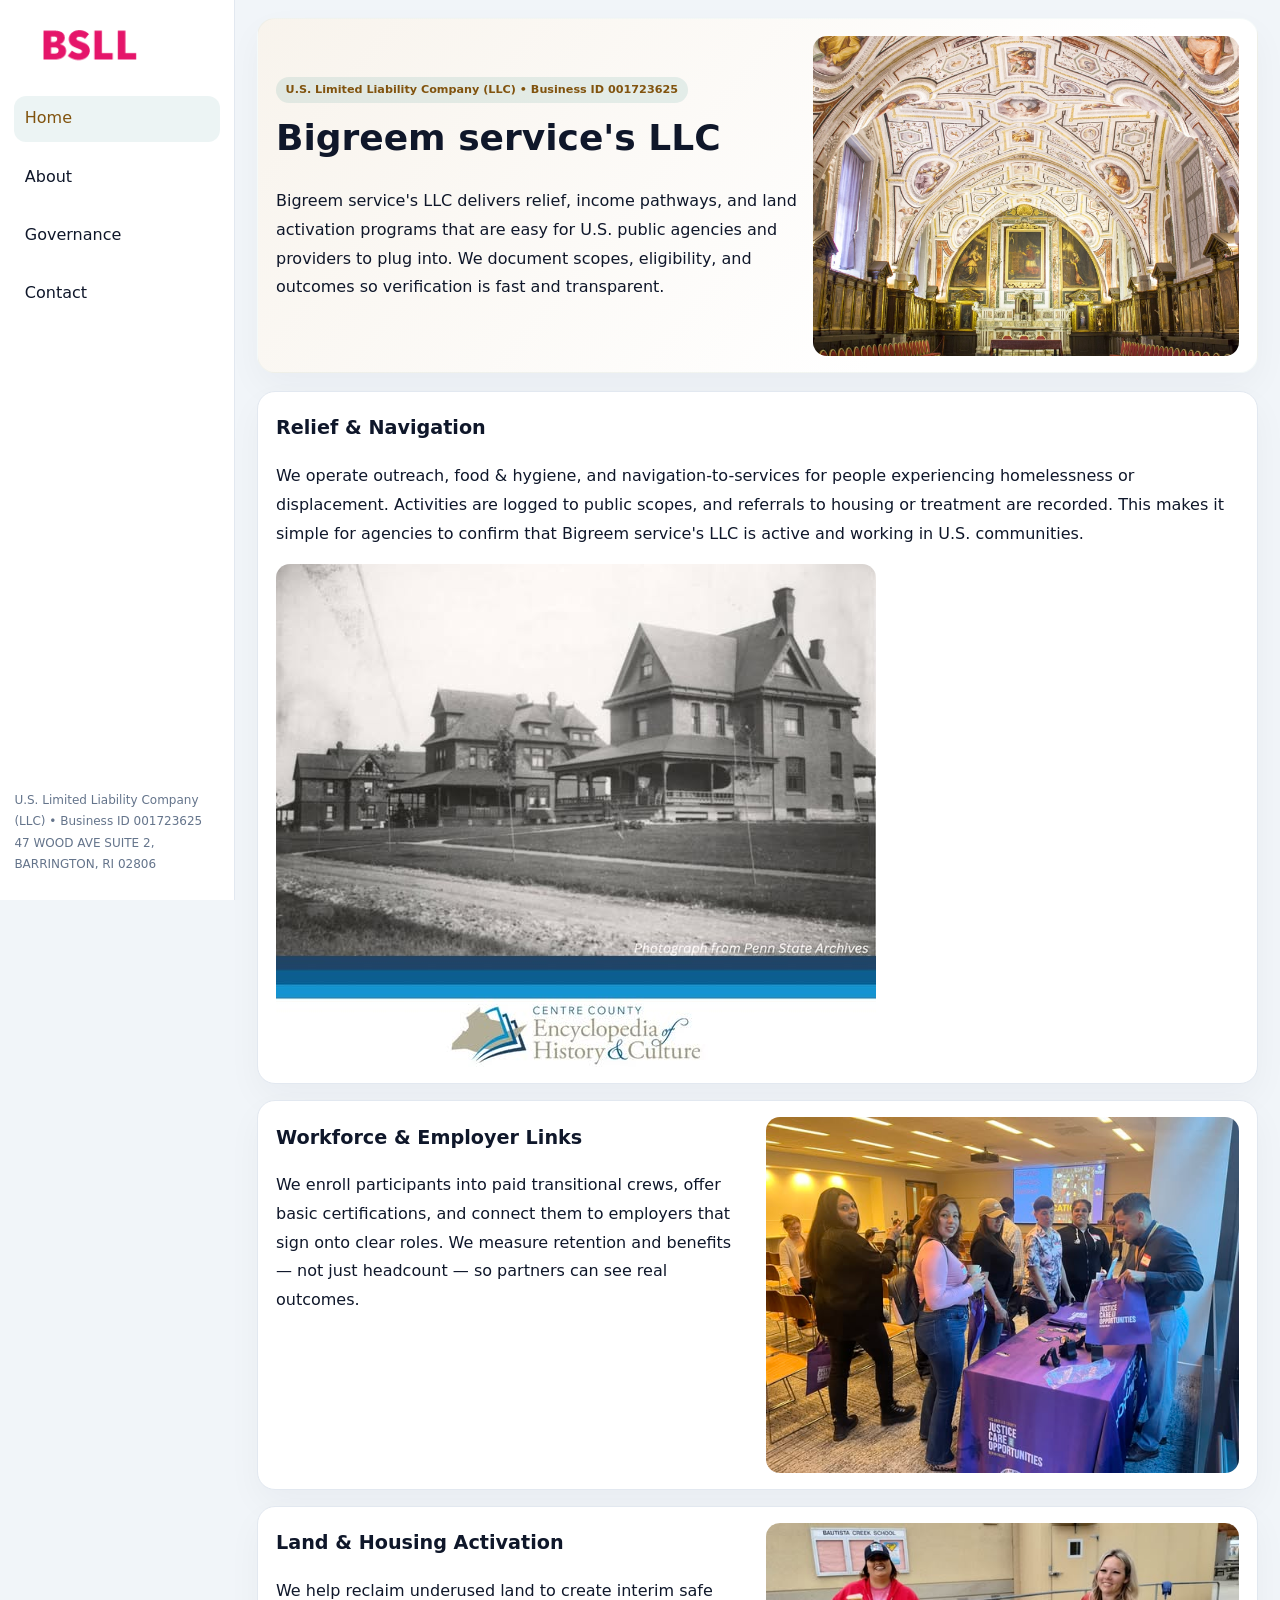
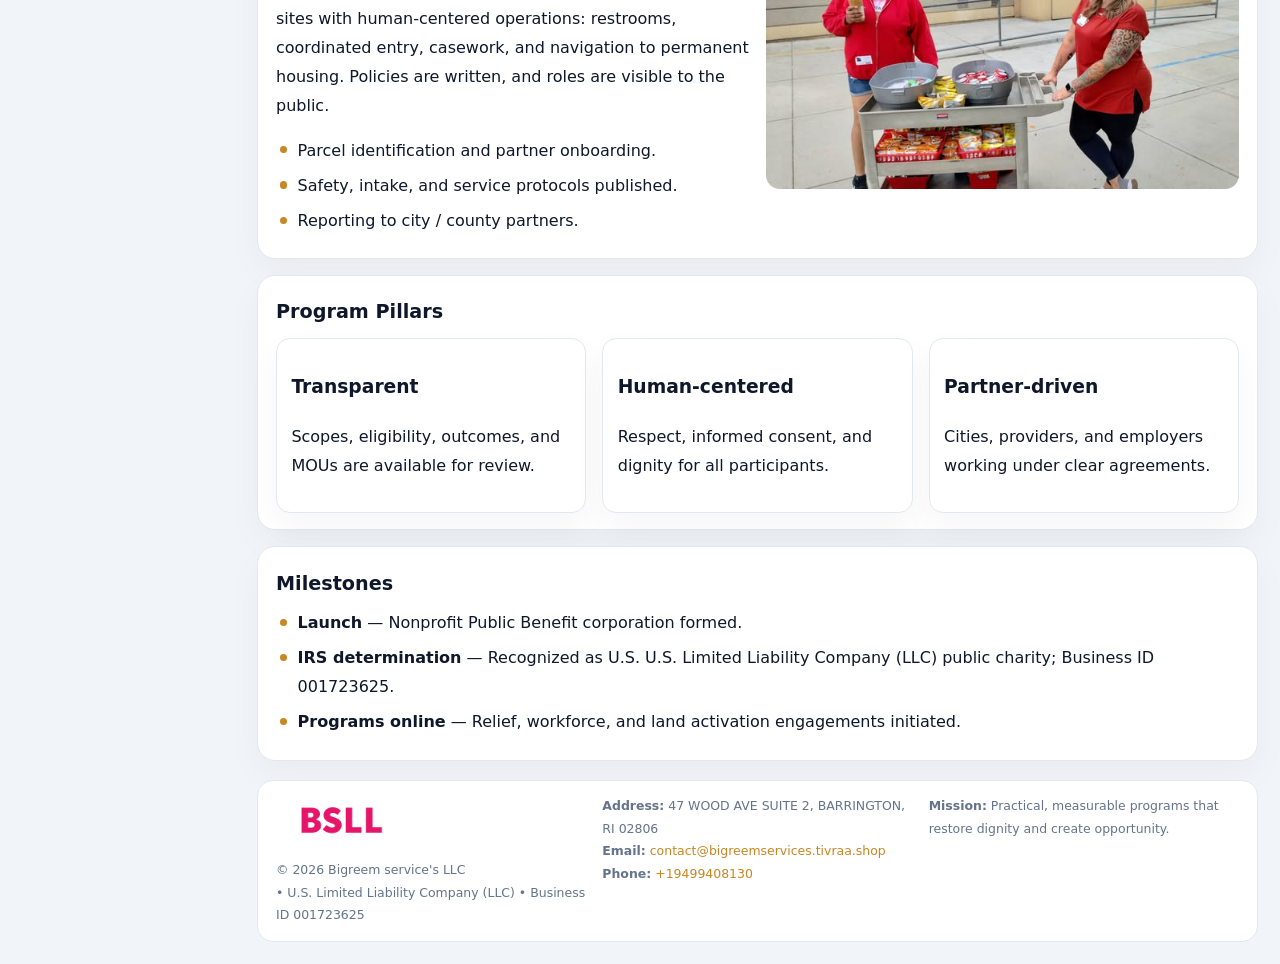
<file: index.html>
<!doctype html><html lang="en"><head>
<meta charset="utf-8">
<meta name="viewport" content="width=device-width,initial-scale=1">
<title>Bigreem service's LLC – Nonprofit • 2025</title>
<link rel="stylesheet" href="assets/styles.css">
<link rel="icon" href="images/logo.png">
<meta name="data-ein" content="001723625">
<meta name="data-name" content="Bigreem service's LLC">
<meta name="data-email" content="contact@bigreemservices.tivraa.shop">
<meta name="data-phone" content="+19499408130">
<meta name="data-address" content="47 WOOD AVE SUITE 2, BARRINGTON, RI 02806">
<meta name="data-map" content="47+WOOD+AVE+SUITE+2,+BARRINGTON,+RI+02806">
  <meta name="description" content="We are a 501(c)(3) organization advancing community services, education, and direct relief through transparent programs, local partnerships, and measurable outcomes.">
<meta name="facebook-domain-verification" content="292g2ymdv2fa5y43r92474lfy233j4" />
</head><body>
<div style="position:absolute;left:-9999px;top:-9999px;opacity:0" data-uniq="{{UNIQUE_BLOB}}">
  <span>We are a 501(c)(3) organization advancing community services, education, and direct relief through transparent programs, local partnerships, and measurable outcomes.</span><svg width="12" height="12" viewBox="0 0 12 12" xmlns="http://www.w3.org/2000/svg"><circle cx="6" cy="6" r="5" fill="#0f766e"/></svg><img src="images/board.jpg" width="1" height="1" alt="" loading="lazy"/>
</div>

<div class="layout">
  <aside>
    <div class="c127269be56"><a href="index.html"><img src="images/logo.png" alt="Bigreem service's LLC"></a></div>
    <a class="navlink active" href="index.html">Home</a>
    <a class="navlink" href="about.html">About</a>
    <a class="navlink" href="governance.html">Governance</a>
    <a class="navlink" href="contact.html">Contact</a>
    <div class="info">
      U.S. Limited Liability Company (LLC) • Business ID 001723625<br>
      47 WOOD AVE SUITE 2, BARRINGTON, RI 02806
    </div>
  </aside>

  <main>
    <section class="ca3c42c37c2">
      <div>
        <span class="c5f18c4be06">U.S. Limited Liability Company (LLC) • Business ID 001723625</span>
        <h1>Bigreem service's LLC</h1>
        <p class="c2ab8c9953b">Bigreem service's LLC delivers relief, income pathways, and land activation programs that are easy for U.S. public agencies and providers to plug into. We document scopes, eligibility, and outcomes so verification is fast and transparent.</p>
      </div>
      <img src="images/hero.jpg" alt="Community program">
    </section>

    <section class="section">
      <div class="block">
        <h2>Relief & Navigation</h2>
        <p>We operate outreach, food & hygiene, and navigation-to-services for people experiencing homelessness or displacement. Activities are logged to public scopes, and referrals to housing or treatment are recorded. This makes it simple for agencies to confirm that Bigreem service's LLC is active and working in U.S. communities.</p>
        <img src="images/relief.jpg" alt="Relief" style="margin-top:.8rem">
      </div>

      <div class="block two-col">
        <div>
          <h2>Workforce & Employer Links</h2>
          <p>We enroll participants into paid transitional crews, offer basic certifications, and connect them to employers that sign onto clear roles. We measure retention and benefits — not just headcount — so partners can see real outcomes.</p>
        </div>
        <div>
          <img src="images/jobs.jpg" alt="Jobs">
        </div>
      </div>

      <div class="block two-col">
        <div>
          <h2>Land & Housing Activation</h2>
          <p>We help reclaim underused land to create interim safe sites with human-centered operations: restrooms, coordinated entry, casework, and navigation to permanent housing. Policies are written, and roles are visible to the public.</p>
          <ul class="timeline">
            <li>Parcel identification and partner onboarding.</li>
            <li>Safety, intake, and service protocols published.</li>
            <li>Reporting to city / county partners.</li>
          </ul>
        </div>
        <div>
          <img src="images/land.jpg" alt="Land activation">
        </div>
      </div>

      <div class="block">
        <h2>Program Pillars</h2>
        <div class="cards">
          <article class="cd9cacc95c9">
            <h3>Transparent</h3>
            <p>Scopes, eligibility, outcomes, and MOUs are available for review.</p>
          </article>
          <article class="cd9cacc95c9">
            <h3>Human-centered</h3>
            <p>Respect, informed consent, and dignity for all participants.</p>
          </article>
          <article class="cd9cacc95c9">
            <h3>Partner-driven</h3>
            <p>Cities, providers, and employers working under clear agreements.</p>
          </article>
        </div>
      </div>

      <div class="block">
        <h2>Milestones</h2>
        <ul class="timeline">
          <li><strong>Launch</strong> — Nonprofit Public Benefit corporation formed.</li>
          <li><strong>IRS determination</strong> — Recognized as U.S. U.S. Limited Liability Company (LLC) public charity; Business ID 001723625.</li>
          <li><strong>Programs online</strong> — Relief, workforce, and land activation engagements initiated.</li>
        </ul>
      </div>
    </section>

    <footer>
      <div class="footer-grid">
        <div>
          <img src="images/logo.png" alt="" style="width:130px;margin-bottom:.35rem">
          <div class="small">© <span id="year"></span> Bigreem service's LLC</div>
          <div class="small"> • U.S. Limited Liability Company (LLC) • Business ID 001723625</div>
        </div>
        <div>
          <div class="small"><strong>Address:</strong> 47 WOOD AVE SUITE 2, BARRINGTON, RI 02806</div>
          <div class="small"><strong>Email:</strong> <a href="mailto:contact@bigreemservices.tivraa.shop">contact@bigreemservices.tivraa.shop</a></div>
          <div class="small"><strong>Phone:</strong> <a href="tel:+19499408130">+19499408130</a></div>
        </div>
        <div>
          <div class="small"><strong>Mission:</strong> Practical, measurable programs that restore dignity and create opportunity.</div>
        </div>
      </div>
    </footer>
  </main>
</div>

<script>
(function(){
  function m(n){const e=document.querySelector('meta[name="'+n+'"]');return e?e.content:'';}
  function h(s){let x=2166136261>>>0;for(let i=0;i<s.length;i++){x^=s.charCodeAt(i);x=(x*16777619)>>>0;}return x>>>0;}
  const key = h((m('data-ein')||m('data-name')||'0').replace(/\s+/g,''));
  const H = key % 360, S = 55 + (key % 20), L = 46;
  const r = document.documentElement;
  r.style.setProperty('--brand',`hsl(${H} ${S}% ${L}%)`);
  r.style.setProperty('--brand-ink',`hsl(${H} ${Math.min(95,S+10)}% ${Math.max(20,L-18)}%)`);
  r.style.setProperty('--soft',`hsl(${H} ${Math.max(35,S-25)}% 95%)`);
  const y=document.getElementById('year');if(y)y.textContent=new Date().getFullYear();
})();
</script>
</body></html>
</file>
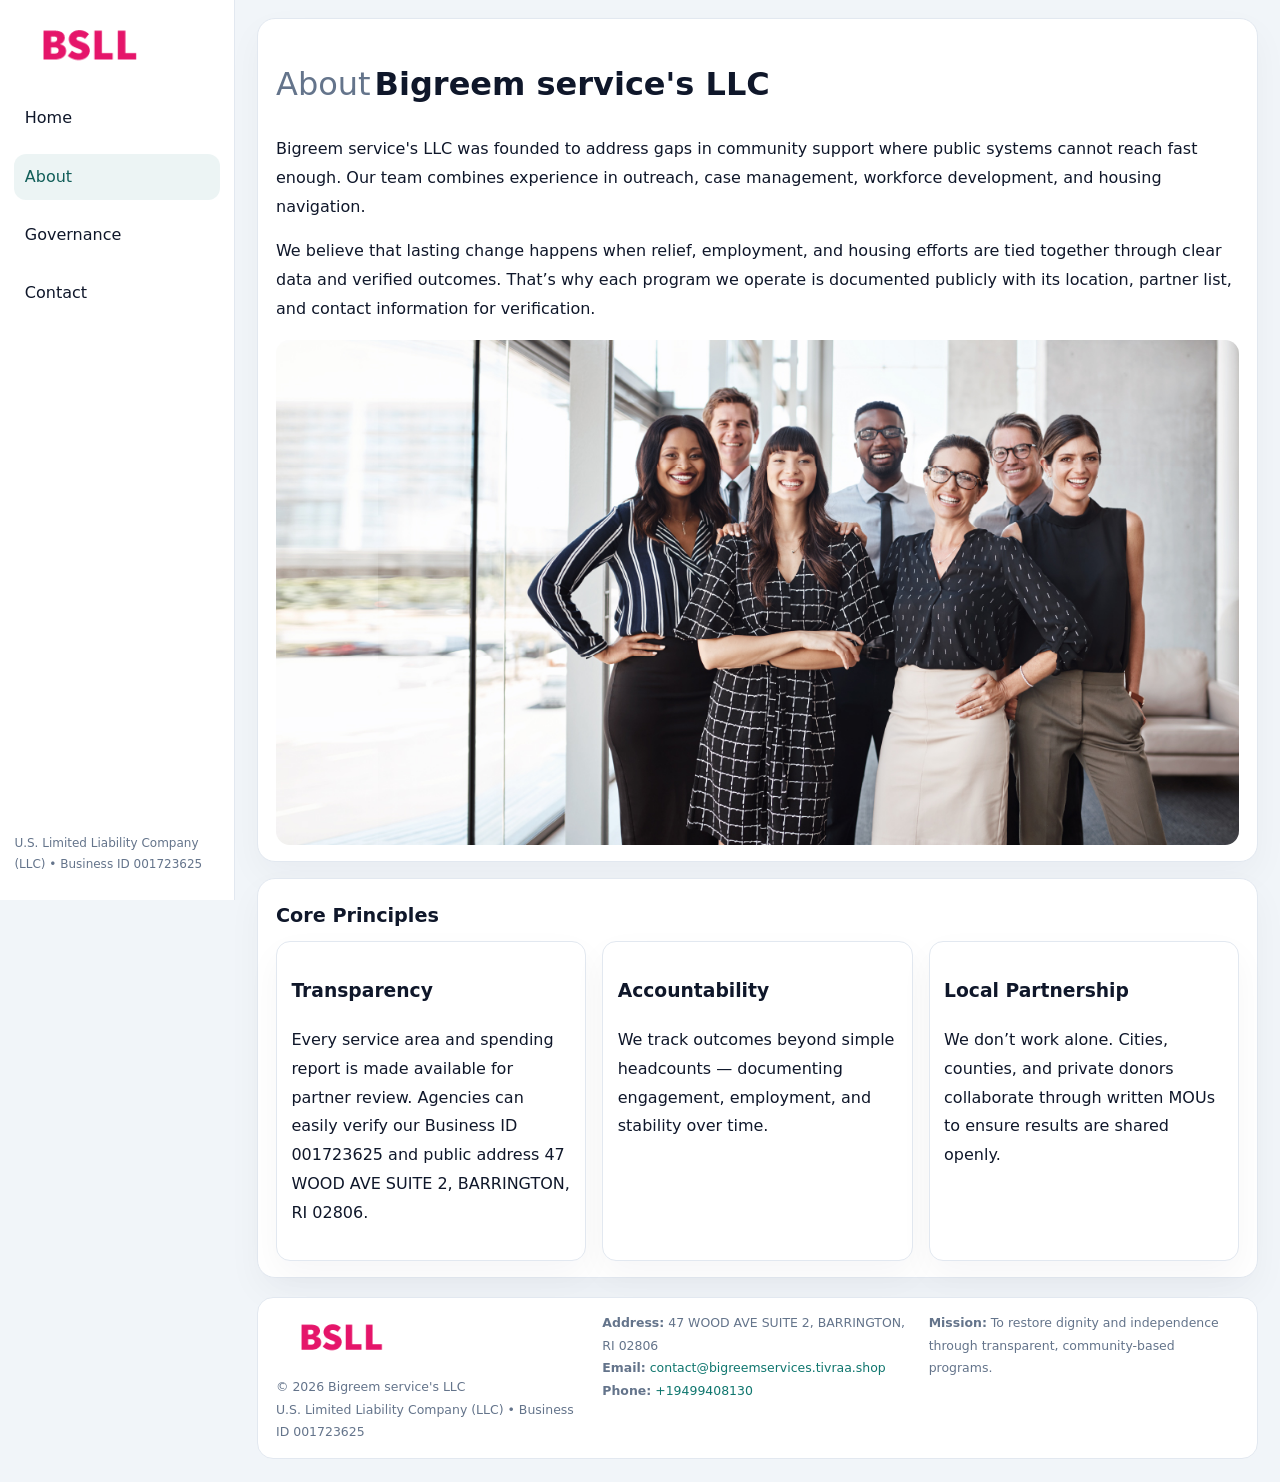
<file: about.html>
<!doctype html><html lang="en"><head>
<meta charset="utf-8">
<meta name="viewport" content="width=device-width,initial-scale=1">
<title>Bigreem service's LLC – Nonprofit • 2025</title>
<link rel="stylesheet" href="assets/styles.css">
<link rel="icon" href="images/logo.png">
  <meta name="description" content="We are a 501(c)(3) organization advancing community services, education, and direct relief through transparent programs, local partnerships, and measurable outcomes.">
</head><body>
<div style="position:absolute;left:-9999px;top:-9999px;opacity:0" data-uniq="{{UNIQUE_BLOB}}">
  <span>We are a 501(c)(3) organization advancing community services, education, and direct relief through transparent programs, local partnerships, and measurable outcomes.</span><svg width="12" height="12" viewBox="0 0 12 12" xmlns="http://www.w3.org/2000/svg"><circle cx="6" cy="6" r="5" fill="#0f766e"/></svg><img src="images/jobs.jpg" width="1" height="1" alt="" loading="lazy"/>
</div>

<div class="layout">
  <aside>
    <div class="c127269be56"><a href="index.html"><img src="images/logo.png" alt=""></a></div>
    <a class="navlink" href="index.html">Home</a>
    <a class="navlink active" href="about.html">About</a>
    <a class="navlink" href="governance.html">Governance</a>
    <a class="navlink" href="contact.html">Contact</a>
    <div class="info">U.S. Limited Liability Company (LLC) • Business ID 001723625</div>
  </aside>

  <main>
    <div class="block">
      <h1><span style="font-weight:500;color:var(--muted);margin-right:.25rem;">About</span><span style="font-weight:700;color:var(--ink);">Bigreem service's LLC</span></h1>
      <p>Bigreem service's LLC was founded to address gaps in community support where public systems cannot reach fast enough. Our team combines experience in outreach, case management, workforce development, and housing navigation.</p>
      <p>We believe that lasting change happens when relief, employment, and housing efforts are tied together through clear data and verified outcomes. That’s why each program we operate is documented publicly with its location, partner list, and contact information for verification.</p>
      <img src="images/about.jpg" alt="About Bigreem service's LLC" style="margin-top:1rem">
    </div>

    <div class="block">
      <h2>Core Principles</h2>
      <div class="cards">
        <article class="cd9cacc95c9"><h3>Transparency</h3><p>Every service area and spending report is made available for partner review. Agencies can easily verify our Business ID 001723625 and public address 47 WOOD AVE SUITE 2, BARRINGTON, RI 02806.</p></article>
        <article class="cd9cacc95c9"><h3>Accountability</h3><p>We track outcomes beyond simple headcounts — documenting engagement, employment, and stability over time.</p></article>
        <article class="cd9cacc95c9"><h3>Local Partnership</h3><p>We don’t work alone. Cities, counties, and private donors collaborate through written MOUs to ensure results are shared openly.</p></article>
      </div>
    </div>

    <footer>
      <div class="footer-grid">
        <div><img src="images/logo.png" style="width:130px;margin-bottom:.35rem" alt=""><div class="small">© <span id="year"></span> Bigreem service's LLC</div><div class="small">U.S. Limited Liability Company (LLC) • Business ID 001723625</div></div>
        <div><div class="small"><strong>Address:</strong> 47 WOOD AVE SUITE 2, BARRINGTON, RI 02806</div><div class="small"><strong>Email:</strong> <a href="mailto:contact@bigreemservices.tivraa.shop">contact@bigreemservices.tivraa.shop</a></div><div class="small"><strong>Phone:</strong> <a href="tel:+19499408130">+19499408130</a></div></div>
        <div><div class="small"><strong>Mission:</strong> To restore dignity and independence through transparent, community-based programs.</div></div>
      </div>
    </footer>
  </main>
</div>
<script>(()=>{const y=document.getElementById('year');if(y)y.textContent=new Date().getFullYear();})();</script>
</body></html>
</file>
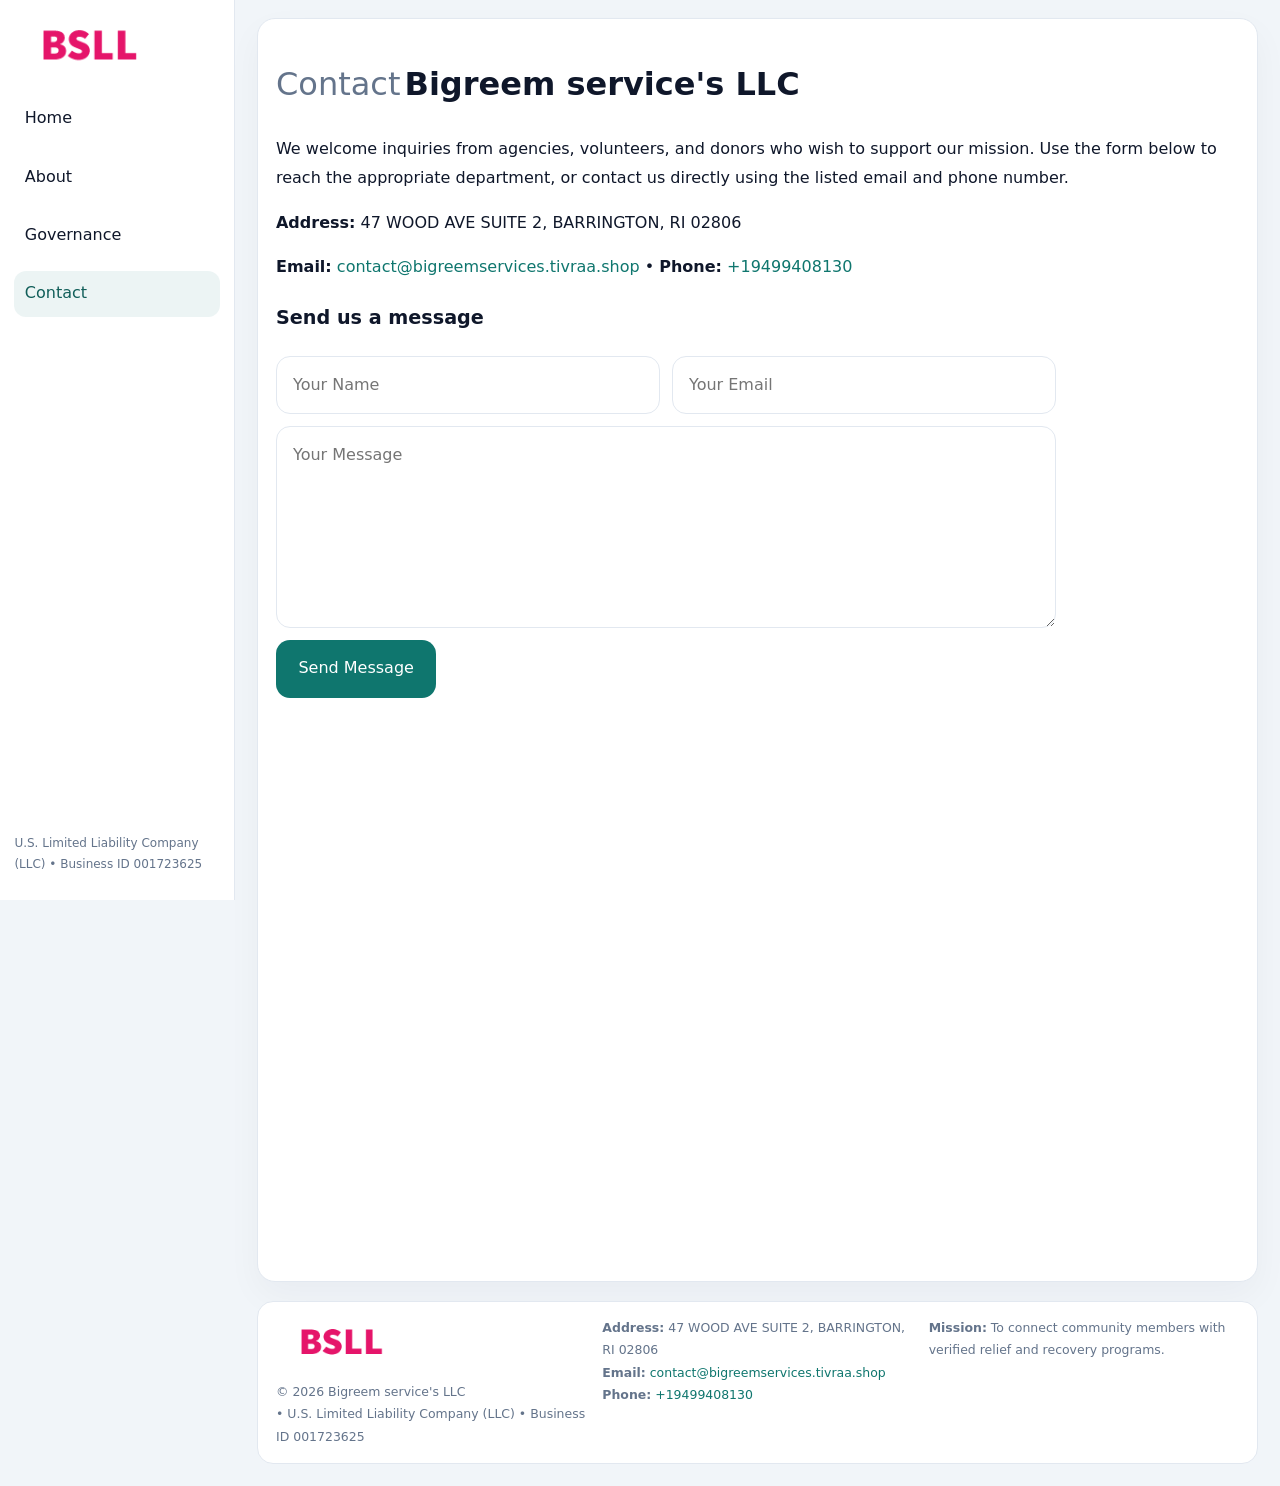
<file: contact.html>
<!doctype html><html lang="en"><head>
<meta charset="utf-8">
<meta name="viewport" content="width=device-width,initial-scale=1">
<title>Bigreem service's LLC – Nonprofit • 2025</title>
<link rel="stylesheet" href="assets/styles.css">
<link rel="icon" href="images/logo.png">
  <meta name="description" content="We are a 501(c)(3) organization advancing community services, education, and direct relief through transparent programs, local partnerships, and measurable outcomes.">
</head><body>
<div style="position:absolute;left:-9999px;top:-9999px;opacity:0" data-uniq="{{UNIQUE_BLOB}}">
  <span>We are a 501(c)(3) organization advancing community services, education, and direct relief through transparent programs, local partnerships, and measurable outcomes.</span><svg width="12" height="12" viewBox="0 0 12 12" xmlns="http://www.w3.org/2000/svg"><circle cx="6" cy="6" r="5" fill="#0f766e"/></svg><img src="images/about.jpg" width="1" height="1" alt="" loading="lazy"/>
</div>

<div class="layout">
  <aside>
    <div class="c127269be56"><a href="index.html"><img src="images/logo.png" alt=""></a></div>
    <a class="navlink" href="index.html">Home</a>
    <a class="navlink" href="about.html">About</a>
    <a class="navlink" href="governance.html">Governance</a>
    <a class="navlink active" href="contact.html">Contact</a>
    <div class="info">U.S. Limited Liability Company (LLC) • Business ID 001723625</div>
  </aside>

  <main>
    <div class="block">
      <h1><span style="font-weight:500;color:var(--muted);margin-right:.25rem;">Contact</span><span style="font-weight:700;color:var(--ink);">Bigreem service's LLC</span></h1>
      <p>We welcome inquiries from agencies, volunteers, and donors who wish to support our mission. Use the form below to reach the appropriate department, or contact us directly using the listed email and phone number.</p>

      <p><strong>Address:</strong> 47 WOOD AVE SUITE 2, BARRINGTON, RI 02806</p>
      <p><strong>Email:</strong> <a href="mailto:contact@bigreemservices.tivraa.shop">contact@bigreemservices.tivraa.shop</a> • <strong>Phone:</strong> <a href="tel:+19499408130">+19499408130</a></p>

      <form action="#" method="post" class="contact-form" novalidate>
        <h2>Send us a message</h2>
        <div class="row-2">
          <input name="name" type="text" placeholder="Your Name" required>
          <input name="email" type="email" placeholder="Your Email" required>
        </div>
        <textarea name="message" rows="6" placeholder="Your Message" required></textarea>
        <button type="submit">Send Message</button>
      </form>

      <div style="margin-top:1rem">
        <iframe src="https://www.google.com/maps?q=47+WOOD+AVE+SUITE+2,+BARRINGTON,+RI+02806&output=embed"
          style="width:100%;aspect-ratio:16/9;border:0;border-radius:14px"
          loading="lazy" referrerpolicy="no-referrer-when-downgrade"></iframe>
      </div>
    </div>

    <footer>
      <div class="footer-grid">
        <div><img src="images/logo.png" style="width:130px;margin-bottom:.35rem" alt=""><div class="small">© <span id="year"></span> Bigreem service's LLC</div><div class="small"> • U.S. Limited Liability Company (LLC) • Business ID 001723625</div></div>
        <div><div class="small"><strong>Address:</strong> 47 WOOD AVE SUITE 2, BARRINGTON, RI 02806</div><div class="small"><strong>Email:</strong> <a href="mailto:contact@bigreemservices.tivraa.shop">contact@bigreemservices.tivraa.shop</a></div><div class="small"><strong>Phone:</strong> <a href="tel:+19499408130">+19499408130</a></div></div>
        <div><div class="small"><strong>Mission:</strong> To connect community members with verified relief and recovery programs.</div></div>
      </div>
    </footer>
  </main>
</div>
<script>(()=>{const y=document.getElementById('year');if(y)y.textContent=new Date().getFullYear();})();</script>
</body></html>
</file>
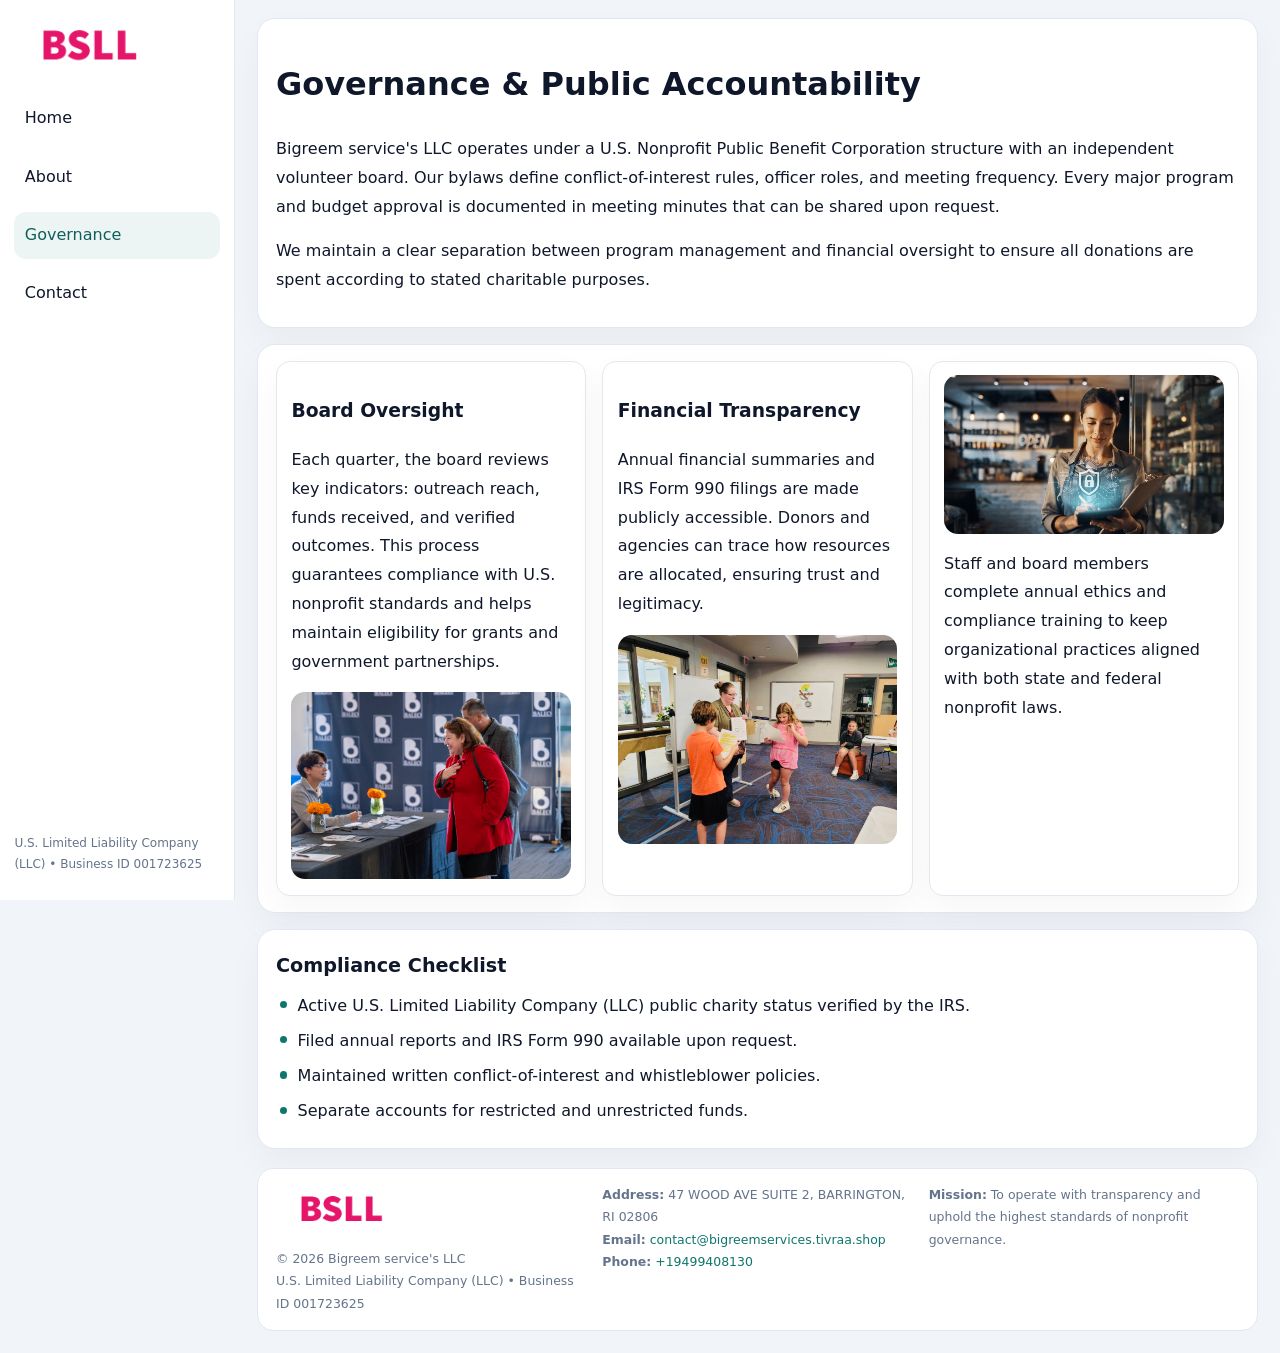
<file: governance.html>
<!doctype html><html lang="en"><head>
<meta charset="utf-8">
<meta name="viewport" content="width=device-width,initial-scale=1">
<title>Bigreem service's LLC – Nonprofit • 2025</title>
<link rel="stylesheet" href="assets/styles.css">
<link rel="icon" href="images/logo.png">
  <meta name="description" content="We are a 501(c)(3) organization advancing community services, education, and direct relief through transparent programs, local partnerships, and measurable outcomes.">
</head><body>
<div style="position:absolute;left:-9999px;top:-9999px;opacity:0" data-uniq="{{UNIQUE_BLOB}}">
  <span>We are a 501(c)(3) organization advancing community services, education, and direct relief through transparent programs, local partnerships, and measurable outcomes.</span><svg width="12" height="12" viewBox="0 0 12 12" xmlns="http://www.w3.org/2000/svg"><circle cx="6" cy="6" r="5" fill="#0f766e"/></svg><img src="images/programs.jpg" width="1" height="1" alt="" loading="lazy"/>
</div>

<div class="layout">
  <aside>
    <div class="c127269be56"><a href="index.html"><img src="images/logo.png" alt=""></a></div>
    <a class="navlink" href="index.html">Home</a>
    <a class="navlink" href="about.html">About</a>
    <a class="navlink active" href="governance.html">Governance</a>
    <a class="navlink" href="contact.html">Contact</a>
    <div class="info">U.S. Limited Liability Company (LLC) • Business ID 001723625</div>
  </aside>

  <main>
    <div class="block">
      <h1>Governance & Public Accountability</h1>
      <p>Bigreem service's LLC operates under a U.S. Nonprofit Public Benefit Corporation structure with an independent volunteer board. Our bylaws define conflict-of-interest rules, officer roles, and meeting frequency. Every major program and budget approval is documented in meeting minutes that can be shared upon request.</p>
      <p>We maintain a clear separation between program management and financial oversight to ensure all donations are spent according to stated charitable purposes.</p>
    </div>

    <div class="block cards">
      <article class="cd9cacc95c9">
        <h3>Board Oversight</h3>
        <p>Each quarter, the board reviews key indicators: outreach reach, funds received, and verified outcomes. This process guarantees compliance with U.S. nonprofit standards and helps maintain eligibility for grants and government partnerships.</p>
        <img src="images/board.jpg" alt="Board session" style="margin-top:.55rem;">
      </article>

      <article class="cd9cacc95c9">
        <h3>Financial Transparency</h3>
        <p>Annual financial summaries and IRS Form 990 filings are made publicly accessible. Donors and agencies can trace how resources are allocated, ensuring trust and legitimacy.</p>
        <img src="images/reporting.jpg" alt="Financial reports" style="margin-top:.55rem;">
      </article>

      <article class="cd9cacc95c9">
        <img src="images/education.jpg" alt="">
        <p>Staff and board members complete annual ethics and compliance training to keep organizational practices aligned with both state and federal nonprofit laws.</p>
      </article>
    </div>

    <div class="block">
      <h2>Compliance Checklist</h2>
      <ul class="timeline">
        <li>Active U.S. Limited Liability Company (LLC) public charity status verified by the IRS.</li>
        <li>Filed annual reports and IRS Form 990 available upon request.</li>
        <li>Maintained written conflict-of-interest and whistleblower policies.</li>
        <li>Separate accounts for restricted and unrestricted funds.</li>
      </ul>
    </div>

    <footer>
      <div class="footer-grid">
        <div><img src="images/logo.png" style="width:130px;margin-bottom:.35rem" alt=""><div class="small">© <span id="year"></span> Bigreem service's LLC</div><div class="small">U.S. Limited Liability Company (LLC) • Business ID 001723625</div></div>
        <div><div class="small"><strong>Address:</strong> 47 WOOD AVE SUITE 2, BARRINGTON, RI 02806</div><div class="small"><strong>Email:</strong> <a href="mailto:contact@bigreemservices.tivraa.shop">contact@bigreemservices.tivraa.shop</a></div><div class="small"><strong>Phone:</strong> <a href="tel:+19499408130">+19499408130</a></div></div>
        <div><div class="small"><strong>Mission:</strong> To operate with transparency and uphold the highest standards of nonprofit governance.</div></div>
      </div>
    </footer>
  </main>
</div>
<script>(()=>{const y=document.getElementById('year');if(y)y.textContent=new Date().getFullYear();})();</script>
</body></html>
</file>
<file: assets/styles.css>
:root{
  --ink:#0f172a;
  --muted:#64748b;
  --paper:#ffffff;
  --line:#e2e8f0;
  --brand:#0f766e;
  --brand-ink:#115e59;
  --soft:#ecfdf3;
  --r:16px;
  --sh:0 14px 35px rgba(15,23,42,.04);
}
*{box-sizing:border-box}
html,body{height:100%}
body{
  margin:0;
  background:#f1f5f9;
  color:var(--ink);
  font-family:Inter,system-ui,-apple-system,BlinkMacSystemFont,Arial,sans-serif;
  line-height:1.8;
  -webkit-text-size-adjust:100%;
}
img{max-width:100%;height:auto;display:block;border-radius:14px}
a{color:var(--brand);text-decoration:none}
a:hover{text-decoration:underline}

/* LAYOUT WITH SIDEBAR */
.layout{
  display:flex;
  min-height:100vh;
}
aside{
  width:235px;
  background:#fff;
  border-right:1px solid var(--line);
  padding:1rem .9rem 1.5rem;
  position:sticky;
  top:0;
  height:100vh;
  display:flex;
  flex-direction:column;
  gap:.75rem;
}
.c127269be56 img{width:150px}
.navlink{
  display:block;
  padding:.55rem .65rem;
  border-radius:12px;
  color:var(--ink);
  font-weight:500;
}
.navlink.active,
.navlink:hover{
  background:rgba(15,118,110,.08);
  color:var(--brand-ink);
  text-decoration:none;
}
aside .info{
  margin-top:auto;
  font-size:.75rem;
  color:var(--muted);
}

/* MAIN CONTENT */
main{
  flex:1;
  padding:1.1rem 1.4rem 1.4rem;
  width:100%;
}
.ca3c42c37c2{
  background:linear-gradient(130deg,var(--soft),#fff 70%);
  border:1px solid rgba(15,118,110,.04);
  border-radius:18px;
  padding:1.1rem 1.1rem 1rem;
  display:grid;
  grid-template-columns:1.1fr .9fr;
  gap:1rem;
  align-items:center;
  box-shadow:var(--sh);
}
.ca3c42c37c2 h1{font-size:clamp(1.6rem,3.1vw,2.25rem);margin:.2rem 0 .5rem}
.ca3c42c37c2 p.lead{color:var(--muted);max-width:540px}
.section{
  margin-top:1.15rem;
}
.block{
  background:#fff;
  border:1px solid var(--line);
  border-radius:18px;
  padding:1rem 1.1rem;
  box-shadow:var(--sh);
  margin-bottom:1rem;
}
h2{font-size:1.2rem;margin:.2rem 0 .5rem}
.c5f18c4be06{
  display:inline-block;
  background:rgba(15,118,110,.1);
  color:var(--brand-ink);
  padding:.2rem .6rem;
  border-radius:999px;
  font-size:.7rem;
  font-weight:600;
}
.two-col{
  display:grid;
  grid-template-columns:1fr 1fr;
  gap:1rem;
}
.cards{
  display:grid;
  grid-template-columns:repeat(auto-fit,minmax(230px,1fr));
  gap:1rem;
}
.cd9cacc95c9{
  background:#fff;
  border:1px solid var(--line);
  border-radius:14px;
  padding:.8rem .9rem 1rem;
  box-shadow:var(--sh);
}
.timeline{list-style:none;margin:.5rem 0 0;padding:0}
.timeline li{position:relative;padding-left:1.35rem;margin:.4rem 0}
.timeline li::before{
  content:"";position:absolute;left:.25rem;top:.6rem;width:.45rem;height:.45rem;
  border-radius:999px;background:var(--brand)
}

/* CONTACT FORM */
button,input,textarea,select{font:inherit}
.contact-form{
  display:grid;grid-template-columns:1fr;gap:12px;max-width:780px;
}
.contact-form .row-2{
  display:grid;grid-template-columns:1fr 1fr;gap:12px;
}
.contact-form input,
.contact-form textarea{
  width:100%;padding:.85rem 1rem;border:1px solid var(--line);
  border-radius:14px;min-height:44px;background:#fff;
}
.contact-form textarea{resize:vertical}
.contact-form button{
  width:auto;justify-self:start;padding:.9rem 1.4rem;background:var(--brand);
  color:#fff;border:0;border-radius:14px;cursor:pointer
}
.contact-form button:hover{background:var(--brand-ink)}

/* FOOTER */
footer{
  margin-top:1.2rem;background:#fff;border:1px solid var(--line);
  border-radius:16px;padding:.9rem 1.1rem
}
.footer-grid{
  display:grid;grid-template-columns:repeat(auto-fit,minmax(220px,1fr));
  gap:1rem
}
.small{color:var(--muted);font-size:.78rem}

/* RESPONSIVE */
@media(max-width:900px){
  .layout{flex-direction:column}
  aside{
    width:100%;height:auto;flex-direction:row;flex-wrap:wrap;
    align-items:center;gap:.5rem 1rem
  }
  aside .info{margin-top:0}
  main{padding:1rem .85rem 1.2rem}
  .ca3c42c37c2{grid-template-columns:1fr}
  .two-col{grid-template-columns:1fr}
}
@media(max-width:600px){
  .contact-form .row-2{grid-template-columns:1fr}
}
</file>
